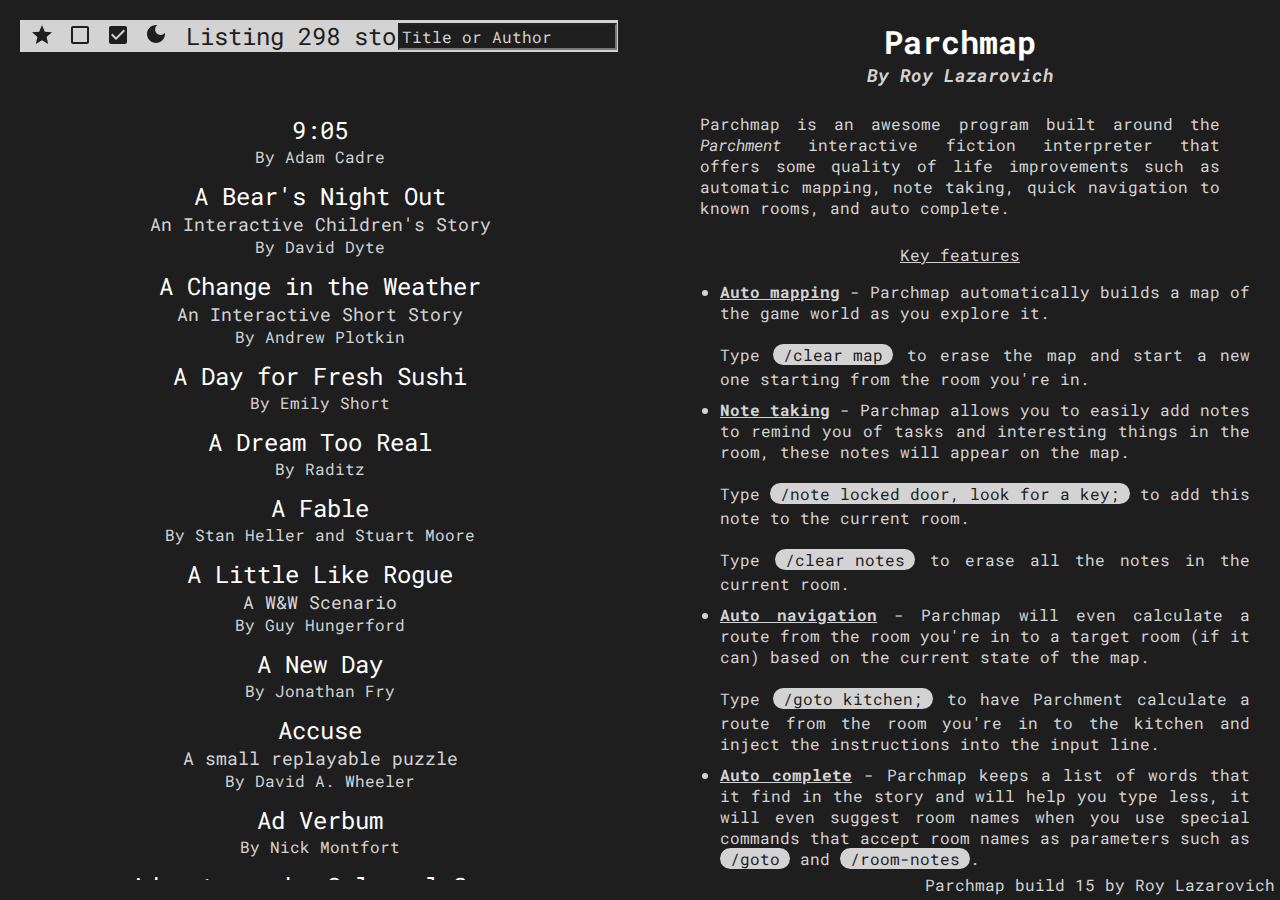
<file: index.html>
<!DOCTYPE html>
<html>

    <head>
        
        <title>Parchmap - Interactive Fiction</title>

        <meta charset="utf-8">
        <meta name="description" content="Parchmap is a free program that allows you to play interactive fiction stories, also known as text adventure games, and offers some quality of life improvements such as automatic mapping, note taking, quick navigation, and auto complete.">
        <meta name="keywords" content="interactive, fiction, parchmap, parchment, zork, play, free, map, automap, navigation, autocomplete, notes, easy">
        <meta name="viewport" content="width=device-width,user-scalable=no">

        <meta property="og:description" content="Parchmap is a free program that allows you to play interactive fiction stories, also known as text adventure games, and offers some quality of life improvements such as automatic mapping, note taking, quick navigation, and auto complete.">
        <meta property="og:title" content="Parchmap - interactive fiction">
        <meta property="og:url" content="http://parchmap.atspace.cc">
        <meta property="og:image" content="http://parchmap.atspace.cc/img/favicon.png">
        <meta property="og:type" content="website">

        <link rel="stylesheet" href="css/parchment.css">
		<link rel="stylesheet" href="css/Parchmap.css">

        <link rel="shortcut icon" href="img/favicon.ico" type="image/x-icon" />
        <link rel="apple-touch-icon" href="img/apple-touch-icon.png" />
        <link rel="apple-touch-icon" sizes="57x57" href="img/apple-touch-icon-57x57.png" />
        <link rel="apple-touch-icon" sizes="72x72" href="img/apple-touch-icon-72x72.png" />
        <link rel="apple-touch-icon" sizes="76x76" href="img/apple-touch-icon-76x76.png" />
        <link rel="apple-touch-icon" sizes="114x114" href="img/apple-touch-icon-114x114.png" />
        <link rel="apple-touch-icon" sizes="120x120" href="img/apple-touch-icon-120x120.png" />
        <link rel="apple-touch-icon" sizes="144x144" href="img/apple-touch-icon-144x144.png" />
        <link rel="apple-touch-icon" sizes="152x152" href="img/apple-touch-icon-152x152.png" />
        <link rel="apple-touch-icon" sizes="180x180" href="img/apple-touch-icon-180x180.png" />

        <script src="lib/jquery.min.js"></script>
        <script src="lib/jquery.slimscroll.min.js"></script>
        <script src="js/Global.js"></script>
        <script src="js/Consts.js"></script>
        <script src="js/Input.js"></script>
        <script src="js/Message.js"></script>
        <script src="js/GameList.js"></script>
        <script src="js/MainMenu.js"></script>

        <link rel="preconnect" href="https://fonts.googleapis.com">
		<link rel="preconnect" href="https://fonts.gstatic.com" crossorigin>
		<link href="https://fonts.googleapis.com/css2?family=Roboto+Mono:wght@200&display=swap" rel="stylesheet">

    </head>

    <body class="main-menu map-open">
        
        <!-- http://iplayif.com/lib/ -->
        <!-- http://parchment.toolness.com/if-archive/games/zcode/ -->
        <!-- https://ifarchive.org/indexes/if-archiveXgamesXzcode.html -->
        <!-- https://iplayif.com/tools/zcode2js.html -->
        <!-- &vm=zvm -->

        <div id="windowport" class="oldschool" data-simplebar>

            <div class="status TextGrid">

                <div id="toolbar">
                    <div id="filter-options">
                        <div class="icon icon-fav-on" data-filter="fav" title="Show only starred"></div>
                        <div class="icon icon-done-off" data-filter="done-off" title="Show only unfinished"></div>
                        <div class="icon icon-done-on" data-filter="done-on" title="Show only finished"></div>
                    </div>
                    <!-- <div id="import" class="icon icon-import" title="Import your own story"></div> -->
                    <div id="toggle-theme" class="icon icon-theme" title="Toggle dark\light theme"></div>
                </div>
                
                <tt class="zvm-fg-2" id="listing-stories">
                    Select a story
                </tt>

                <div>
                    <input type="text" id="filter" placeholder="Title or Author">
                </div>

            </div>

            <br>

            <div id="games-list">

            </div>

            <div id="show-all" data-filter="all">

                The story list has been filtered, <u>show all stories</u>

            </div>

        </div>

        <div id="map" data-simplebar>

            <h1>Parchmap</h1>
            <h2>By Roy Lazarovich</h2>

            <p>
                Parchmap is an awesome program built around the <i>Parchment</i> interactive fiction interpreter that offers some quality of life improvements such as automatic mapping, note taking, quick navigation to known rooms, and auto complete.
            </p>

            <u>
                Key features
            </u>

            <ul>
                <li>
                    <strong>Auto mapping</strong> - Parchmap automatically builds a map of the game world as you explore it.

                    <br><br>
                    Type <span class="code">/clear map</span> to erase the map and start a new one starting from the room you're in.
                </li>
                <li>
                    <strong>Note taking</strong> - Parchmap allows you to easily add notes to remind you of tasks and interesting things in the room, these notes will appear on the map.

                    <br><br>
                    Type <span class="code">/note locked door, look for a key;</span> to add this note to the current room.
                    <br><br>
                    Type <span class="code">/clear notes</span> to erase all the notes in the current room.
                </li>
                <li>
                    <strong>Auto navigation</strong> - Parchmap will even calculate a route from the room you're in to a target room (if it can) based on the current state of the map.

                    <br><br>
                    Type <span class="code">/goto kitchen;</span> to have Parchment calculate a route from the room you're in to the kitchen and inject the instructions into the input line.
                </li>
                <li>
                    <strong>Auto complete</strong> - Parchmap keeps a list of words that it find in the story and will help you type less, it will even suggest room names when you use special commands that accept room names as parameters such as <span class="code">/goto</span> and <span class="code">/room-notes</span>.
                </li>
            </ul>
            
            <p>
                To the left, on the computer screen, you can find a huge list of supported interactive fiction stories, click any of them to start playing.
            </p>

            <footer></footer>

        </div>

        <div id="message" class="crt">

			<h2></h2>

			<div></div>

			<span id="close" title="Close message">x</span>

		</div>

    </body>

</html>
</file>
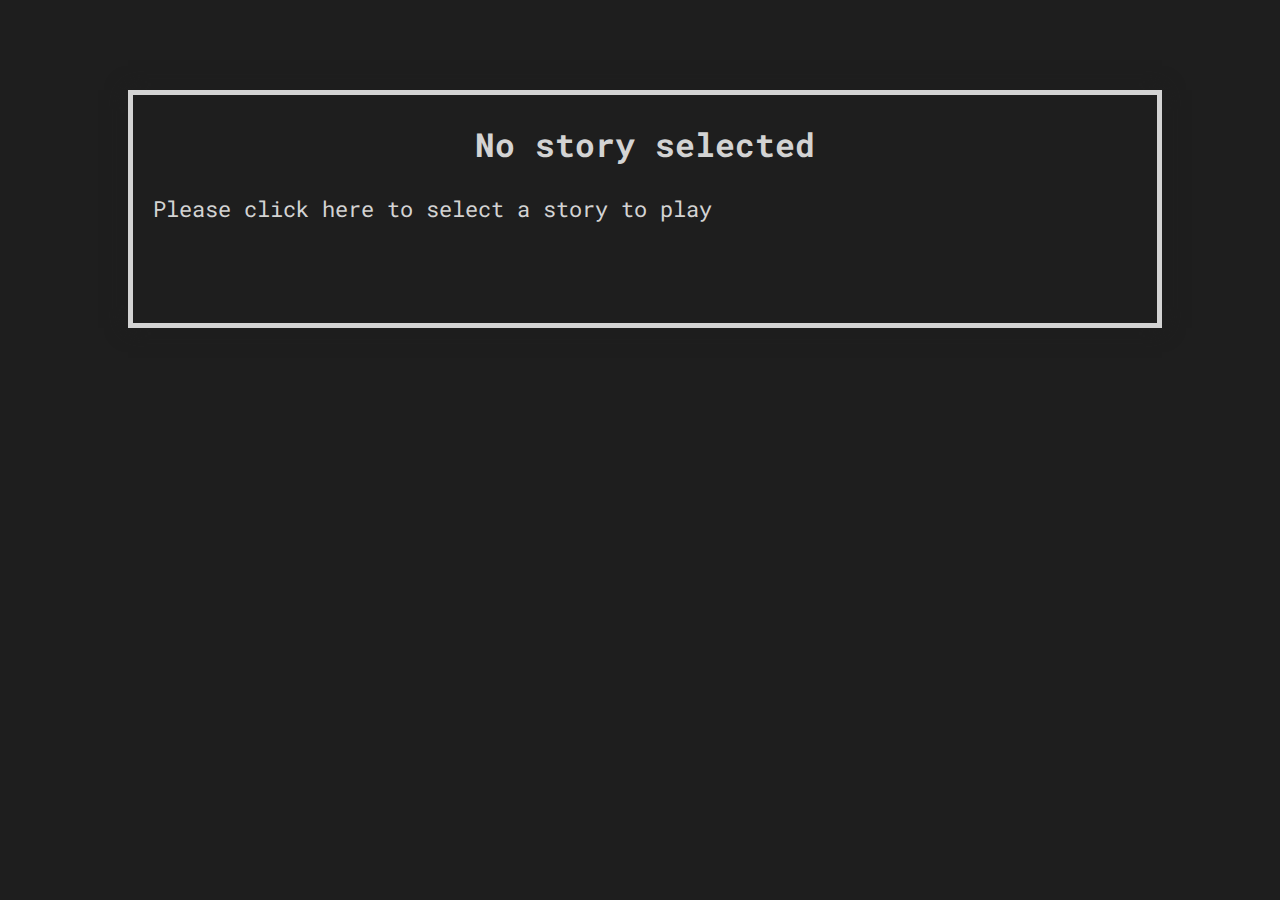
<file: play.html>
<!DOCTYPE html>
<html>

	<head>

		<title>Parchmap - Interactive Fiction</title>

		<meta charset="utf-8">
		<meta name="description" content="Parchmap is a free program that allows you to play interactive fiction stories, also known as text adventure games, and offers some quality of life improvements such as automatic mapping, note taking, quick navigation, and auto complete.">
		<meta name="keywords" content="interactive, fiction, parchmap, parchment, zork, play, free, map, automap, navigation, autocomplete, notes, easy">
		<meta name="viewport" content="width=device-width,user-scalable=no">

        <meta property="og:description" content="Parchmap is a free program that allows you to play interactive fiction stories, also known as text adventure games, and offers some quality of life improvements such as automatic mapping, note taking, quick navigation, and auto complete.">
        <meta property="og:title" content="Parchmap - interactive fiction">
        <meta property="og:url" content="http://parchmap.atspace.cc">
        <meta property="og:image" content="http://parchmap.atspace.cc/img/favicon.png">
        <meta property="og:type" content="website">

		<link rel="stylesheet" href="css/parchment.css">
		<link rel="stylesheet" href="css/Parchmap.css">
		
        <link rel="shortcut icon" href="img/favicon.ico" type="image/x-icon" />
        <link rel="apple-touch-icon" href="img/apple-touch-icon.png" />
        <link rel="apple-touch-icon" sizes="57x57" href="img/apple-touch-icon-57x57.png" />
        <link rel="apple-touch-icon" sizes="72x72" href="img/apple-touch-icon-72x72.png" />
        <link rel="apple-touch-icon" sizes="76x76" href="img/apple-touch-icon-76x76.png" />
        <link rel="apple-touch-icon" sizes="114x114" href="img/apple-touch-icon-114x114.png" />
        <link rel="apple-touch-icon" sizes="120x120" href="img/apple-touch-icon-120x120.png" />
        <link rel="apple-touch-icon" sizes="144x144" href="img/apple-touch-icon-144x144.png" />
        <link rel="apple-touch-icon" sizes="152x152" href="img/apple-touch-icon-152x152.png" />
        <link rel="apple-touch-icon" sizes="180x180" href="img/apple-touch-icon-180x180.png" />
		
		<script src="js/Global.js"></script>
		<script src="js/Consts.js"></script>

		<script src="lib/jquery.min.js"></script>
		<script src="lib/main.js"></script>
		<script src="lib/ie.js" nomodule></script>
    	<script src="lib/resourcemap.js"></script> 

		<script src="js/Input.js"></script>
		<script src="js/GameList.js"></script>
		<script src="js/Map.js"></script>
		<script src="js/Directions.js"></script>
		<script src="js/Message.js"></script>
		<script src="js/Navigator.js"></script>
		<script src="js/Autocomplete.js"></script>
		<script src="js/Parchmap.js"></script>

		<link rel="preconnect" href="https://fonts.googleapis.com">
		<link rel="preconnect" href="https://fonts.gstatic.com" crossorigin>
		<link href="https://fonts.googleapis.com/css2?family=Roboto+Mono:wght@200&display=swap" rel="stylesheet">
		
	</head>

	<body>
		
		<!-- http://iplayif.com/lib/ -->
		<!-- http://parchment.toolness.com/if-archive/games/zcode/ -->
		<!-- https://ifarchive.org/indexes/if-archiveXgamesXzcode.html -->
		<!-- https://iplayif.com/tools/zcode2js.html -->
		<!-- &vm=zvm -->

		<div id="windowport">
            <noscript>
                <p>You'll need to turn on Javascript in your web browser to play this game.</p>
            </noscript>
        </div>

        <div id="loadingpane">
			<div>
				Loading...
			</div>
        </div>

        <div id="errorpane" style="display:none;"><div id="errorcontent">...</div></div> 

		<div id="exits"></div>

		<div id="parchment"></div>

		<div id="current-room-notes" class="icon"></div>

		<div id="autocomplete"></div>

		<div id="message" class="crt">

			<h2></h2>

			<div></div>

			<span id="close" title="Close message">x</span>

			<footer>Type any letter to close this message.</footer>

		</div>

		<div id="map" data-simplebar>

			<h1></h1>
			<h2></h2>
			<h3></h3>

			<div id="rooms"></div>

			<div id="rooms-list" data-simplebar>

				<strong>Known rooms</strong>

				<div id="container"></div>

			</div>

			<footer></footer>

		</div>

		<div id="control-panel">

			<button class="inject" data-inject="save" title="Save the game state">
				Save
			</button>

			<button class="inject" data-inject="restore" title="Restore a previously saved state">
				Restore
			</button>

			<button title="Import\Export saved game and map data" id="import-export">
				Import\Export
			</button>

			<button id="toggle-map-anim" class="toggle-button on hide-first" title="Toggle the map's cartoony drawing effect">
				<div class="button-state"></div>
				Map Animations
			</button>

			<button id="toggle-show-info" class="toggle-button on hide-first" title="Toggle whether the help screen comes up when starting a new game">
				<div class="button-state"></div>
				Show help at start
			</button>

			<button id="toggle-map-2way" class="toggle-button on hide-first" title="Toggle whether a room will be connected back to the room it was accessed from in the opposite direction">
				<div class="button-state"></div>
				Assume opposite room connection
			</button>

		</div>

	</body>

</html>
</file>
<file: css/parchment.css>
:root{--glkote-mono-family:"Source Code Pro",Monaco,Courier,monospace;--glkote-prop-family:"Lora",Georgia,serif;--glkote-buffer-bg:#fff;--glkote-buffer-fg:#222;--glkote-buffer-reverse-bg:#222;--glkote-buffer-reverse-fg:#ddd;--glkote-grid-bg:#fff;--glkote-grid-fg:#222;--glkote-grid-reverse-bg:#222;--glkote-grid-reverse-fg:#ddd}#windowport{width:100%;height:100%}#errorpane{position:absolute;top:0;width:100%;background:#ffa0a0;border-bottom:3px solid #ff4040}#errorpane.WarningPane{background:#b0b0ff;border-bottom:3px solid #6060ff}#errorpane:hover{background:rgba(255,160,160,.5);border-bottom:3px solid rgba(255,64,64,.3)}#errorpane.WarningPane:hover{background:rgba(176,176,255,.5);border-bottom:3px solid rgba(96,96,255,.3)}#errorcontent{font-size:1.1em;padding:1em;text-align:center}#loadingpane{position:absolute;width:100%;text-align:center;top:20%}.WindowFrame{position:absolute;margin:0;background:var(--glkote-buffer-bg)}.BufferWindow{color:var(--glkote-buffer-fg);overflow:scroll;overflow-x:hidden;font-family:var(--glkote-prop-family);font-size:15px;line-height:1.4;padding:6px 10px 6px 10px}.BufferWindow .reverse{background:var(--glkote-buffer-reverse-bg);color:var(--glkote-buffer-reverse-fg)}.BufferLine{white-space:pre-wrap}.GridWindow{background:var(--glkote-grid-bg);color:var(--glkote-grid-fg);overflow:hidden;font-family:var(--glkote-mono-family);font-size:14px;padding:6px 10px 6px 10px}.GridWindow.reverse{background:var(--glkote-grid-reverse-bg)}.GridWindow .reverse{background:var(--glkote-grid-reverse-bg);color:var(--glkote-grid-reverse-fg)}.GridLine{white-space:pre}.InvisibleCursor{position:relative}.MorePrompt{font-weight:700;position:absolute;background:#603010;color:#ffc;opacity:.5;padding:2px 6px;-webkit-border-radius:4px;-moz-border-radius:4px}.PreviousMark{position:absolute;background:#b09888;height:2px;width:12px;top:0;right:0}.Input{border:none;margin:0;padding:0;outline-width:0;outline-style:none;background:0 0;font-weight:700}.BufferWindow .Input{font-family:var(--glkote-prop-family);font-size:15px}.GridWindow .Input{font-family:var(--glkote-mono-family);font-size:14px}.ImageMarginLeft{float:left;margin-right:.5em}.ImageMarginRight{float:right;margin-left:.5em}.ImageInlineDown{vertical-align:text-top}.ImageInlineUp{vertical-align:text-bottom}.ImageInlineCenter{vertical-align:middle}.FlowBreak{clear:both}.GraphicsWindow canvas{display:block;background-color:var(--glkote-buffer-bg)}span.Style_emphasized{font-style:italic}span.Style_preformatted{font-family:var(--glkote-mono-family)}span.Style_header{font-weight:700}.BufferWindow span.Style_header{font-size:17px}span.Style_subheader{font-weight:700}span.Style_alert{font-weight:700}span.Style_note{font-style:italic}span.Style_blockquote{background:#fff0c0}span.Style_input{font-weight:700;color:#300000}#dialog_screen{position:absolute;width:100%;height:100%;background:grey;opacity:.5}#dialog_frame{position:absolute;width:100%;height:100%}#dialog{position:relative;width:400px;margin-left:auto;margin-right:auto;margin-top:100px;background:#fff;border:4px solid #aaa;-webkit-box-shadow:1px 1px 15px #222;-moz-box-shadow:1px 1px 15px #222;-webkit-border-radius:10px;-moz-border-radius:10px}#dialog .DiaCaption{margin:16px}#dialog .DiaWarning{margin:16px;font-size:14px;font-style:italic}#dialog .DiaInput{margin:16px}#dialog input{width:100%}#dialog .DiaBody{margin:16px;clear:both}#dialog select{width:100%}#dialog button{margin-left:8px}#dialog .DiaButtons{margin:16px;text-align:right}#dialog .DiaButtonsFloat{margin-left:16px;margin-right:16px;float:right}#dialog .DiaDisplayText{font-family:inherit;height:200px;padding:4px 8px;overflow:scroll;overflow-x:hidden;font-size:14px;white-space:pre-wrap;background:#fed}
</file>
<file: css/Parchmap.css>
body
{
	font-family: 'Roboto Mono', monospace !important;
	position: fixed;
	top: 0;
	left: 0;
	width: 100%;
	height: 100%;
	margin: 0px;
	-ms-overflow-style: none;
  	scrollbar-width: none;
	background-color: #1E1E1E;
}

body.light
{
	background-color: lightgray;
	color: #1E1E1E;
}

button
{
	font-family: 'Roboto Mono', monospace !important;
}

#exits
{
	color: lightgray;
	font-size: 12px;
}

body.map-open #exits {
	display: none;
}

body.light #exits
{
	color: #1E1E1E;
}

#exits .exit
{
	cursor: pointer;
	opacity: 0;

	transition: opacity 0.1s;
}

#exits .exit.shown
{
	opacity: 1;
}

#exits .dir-name
{
	color: #1E1E1E;
	background-color: lightgray;
	padding: 0px 5px;
	border-radius: 20px;
	text-transform: uppercase;
	font-weight: bold;
}

body.light #exits .dir-name
{
	color: lightgray;
	background-color: #1E1E1E
}

#exits .room-notes
{
	margin-left: 5px;
	height: 15px;
	position: relative;
	top: 3px;
	background-image: url(../img/icon-note-light.svg);
}

#current-room-notes
{
	display: none;
	position: fixed;
	top: 20px;
	right: 20px;
	z-index: 2;
	background-image: url(../img/icon-note-light.svg);
	cursor: pointer;
}

body.light #exits .room-notes, body.light #current-room-notes
{
	background-image: url(../img/icon-note-dark.svg);
}

#exits .room-name
{
	margin-left: 5px;
}

#exits .row
{
	white-space: nowrap;
	text-align: center;
}

#exits .row > div
{
	display: inline-block;
	vertical-align: top;
}

#exits .row.horizontal
{
	position: fixed;
	left: 0;
	width: 100vw;
	height: 20px;
}

#exits .row.horizontal.top
{
	top: 0;
}

#exits .row.horizontal.bottom
{
	bottom: 0;
}

#exits .row.horizontal > div
{
	width: 33vw;
	height: 100vh;
}

#exits .row.vertical
{
	
    position: fixed;
    top: 100%;
}

#exits .row.vertical.left
{
	transform: rotate(-90deg);
	transform-origin: 0 0;
	left: 0;
}

#exits .row.vertical.right
{
	transform: rotate(90deg);
	transform-origin: 100% 0;
	right: 0;
}

#exits .row.vertical > div
{
	display: inline-block;
	vertical-align: top;
	text-align: center;
	width: 33vh;
}

tt, input
{
	font-family: 'Roboto Mono', monospace;
}

body::-webkit-scrollbar
{
	display: none;
}

::selection
{
	color: #1E1E1E;
	background: lightgray;
}

body.light ::selection
{
	color: lightgray;
	background: #1E1E1E;
}

::-moz-selection
{
	color: #1E1E1E;
	background: lightgray;
}

body.light ::-moz-selection
{
	color: lightgray;
	background: #1E1E1E;
}

#map ::selection
{
	color: lightgray;
}

body.light #map ::selection
{
	color: #1E1E1E;
}

#map ::-moz-selection
{
	color: lightgray;
}

body.light #map ::-moz-selection
{
	color: #1E1E1E;
}

#parchment, #windowport
{
	font-family: 'Roboto Mono', monospace;
	
    position: fixed;
	top: 20px;
	left: 20px;
	width: calc(100vw - 40px) !important;
	height: calc(100vh - 40px) !important;

    font-size: 24px;

    overflow-y: auto;
    overflow-x: hidden;

	transition: width 0.3s;
}

body.map-open #parchment, body.map-open #windowport 
{
	width: calc(50vw - 40px) !important;
}

#map
{
	position: fixed;
	top: 0px;
	left: 100%;
	width: 50%;
	height: 100%;
	z-index: 4;

	/* display: none; */

	text-align: center;

	color: lightgray;
	background-color: #1E1E1E;
	background-size: 20px 20px, 20px 20px;
	background-position: -1px -1px, -1px -1px;

	padding: 0px 10px;
    box-sizing: border-box;

	transition: all 0.3s;
}

body.map-open #map
{
	left: 50%;
}

body.light #map
{
	color: #1E1E1E;
	background-color: lightgray;
}

#parchment
{
	opacity: 0;
}

#windowport .BufferWindow, .Style_normal, .Style_subheader, .Input.LineInput
{
	background-color: #1E1E1E;
	color: lightgray;
	font-family: 'Roboto Mono', monospace !important;
	font-size: 20px;
}

body.light #windowport .BufferWindow, body.light .Style_normal, body.light .Style_subheader, body.light .Input.LineInput
{
	background-color: lightgray;
	color: #1E1E1E;
}

.Style_subheader, .Style_input
{
	color: white !important;
}

body.light .Style_subheader, body.light .Style_input
{
	color: black !important;
}

.Style_input
{
	color: #1E1E1E !important;
    background-color: lightgray;
	margin-bottom: 10px;
    display: inline-block;
    padding: 0px 10px;
    margin-left: -10px;
}

body.light .Style_input
{
	color: lightgray !important;
    background-color: #1E1E1E;
}

#windowport .GridWindow 
{
	background-color: #1E1E1E;
	padding: 0px;
	inset: 0px 0px 0px !important;
}

body.light #windowport .GridWindow 
{
	background-color: lightgray;
}

.Style_normal.reverse, .Style_preformatted.reverse
{
	background-color: lightgray !important;
	color: #1E1E1E !important;
	font-weight: bold;
}

body.light .Style_normal.reverse, body.light .Style_preformatted.reverse
{
	background-color: #1E1E1E !important;
	color: lightgray !important;
}

#windowport
{
	background-color: #1E1E1E;
	z-index: 2;
}

body.light #windowport
{
	background-color: lightgray;
}

#windowport .simplebar-scrollbar:before, #message .simplebar-scrollbar:before
{
	background-color: lightgray;
}

body.light #windowport .simplebar-scrollbar:before, body.light #message .simplebar-scrollbar:before
{
	background-color: #1E1E1E;
}

#autocomplete
{
	display: none;
	position: fixed;
    bottom: 0;
    left: 0;
    width: 100% !important;
	z-index: 3;
    color: lightgray;
	box-sizing: border-box;

	margin-bottom: 20px;

	padding-right: 50px;
	padding-bottom: 10px;
}

body.light #autocomplete
{
	color: #1E1E1E;
}

#autocomplete > div
{
	float: right;
	cursor: pointer;
	margin-left: 10px;
}

#autocomplete > div:hover
{
	background-color: lightgray;
	color: #1E1E1E;
}

body.light #autocomplete > div:hover
{
	background-color: #1E1E1E;
	color: lightgray;
}

.code
{
	background-color: lightgray;
	color: #1E1E1E;
	padding: 0px 10px;
	border-radius: 20px;
	white-space: nowrap;
	margin-bottom: 3px;
	display: inline-block;
}

body.light .code
{
	background-color: #1E1E1E;
	color: lightgray;
}

#map ul
{
	margin-left: 30px;
}

ul strong
{
	text-decoration: underline;
}

li
{
	text-align: justify;
	margin-bottom: 10px;
	padding-right: 20px;
}

.main-menu #windowport.oldschool tt
{
	width: 100% !important;
	display: block;
}

.zvm-fg-2
{
	background-color: lightgray;
	color: #1E1E1E;
}

body.light .zvm-fg-2
{
	background-color: #1E1E1E;
	color: lightgray;
}

.main-menu #windowport
{
	text-align: center;
	white-space: initial;
}

#windowport #games-list
{
	padding: 30px 0px;
}

#windowport .game
{
	position: relative;
	cursor: pointer;
	margin: 0 auto;
	margin-bottom: 10px;
}

#windowport .game.filtered
{
	display: none;
}

#windowport .game a
{
	color: lightgray;
	display: inline-block;
	padding: 0px 20px;
	text-decoration: none;
}

body.light #windowport .game a
{
	color: #1E1E1E;
}

.icon
{
	background-repeat: no-repeat;
	width: 30px;
	height: 30px;
}

#toolbar
{
	position: absolute;
	top: 2px;
	left: 10px;
}

#toolbar > *
{
	display: inline-block;
	vertical-align: top;
}

#toolbar img
{
	cursor: pointer;
}

.word
{
	display: inline-block;
}

.word:hover
{
	background-color: lightgray;
	color: #1E1E1E;
	cursor: pointer;
}

body.light .word:hover
{
	background-color: #1E1E1E;
	color: lightgray;
}

#windowport .game .icon
{
	display: none;
	position: absolute;
	top: 10px;
}

#windowport .game:hover .icon, #windowport .game .icon.on
{
	display: block;
}

#windowport .game .fav
{
	background-image: url(../img/icon-fav-off-light.svg);
	left: 20px;
}

body.light #windowport .game .fav
{
	background-image: url(../img/icon-fav-off-dark.svg);
	left: 20px;
}

#windowport .game .fav.on
{
	background-image: url(../img/icon-fav-on-light.svg);
}

body.light #windowport .game .fav.on
{
	background-image: url(../img/icon-fav-on-dark.svg);
}

#windowport .game .done
{
	background-image: url(../img/icon-done-off-light.svg);
	right: 20px;
}

body.light #windowport .game .done
{
	background-image: url(../img/icon-done-off-dark.svg);
}

#windowport .game .done.on
{
	background-image: url(../img/icon-done-on-light.svg);
}

body.light #windowport .game .done.on
{
	background-image: url(../img/icon-done-on-dark.svg);
}

#windowport #filter
{
	font-size: 16px;
	position: absolute;
	top: 3px;
	right: 3px;
	background-color: #1E1E1E;
	color: lightgray;
	outline: none;
}

body.light #windowport #filter
{
	background-color: lightgray;
	color: #1E1E1E;
}

#windowport .TextGrid
{
	top: 50px;
}

#windowport #filter::placeholder 
{
	color: lightgray;
}

body.light #windowport #filter::placeholder 
{
	color: #1E1E1E;
}

#windowport .game .subtitle, .main-menu #windowport h2
{
	color: lightgray;
}

#windowport .game .title
{
	color: white;
}

body.light #windowport .game .subtitle, body.light .main-menu #windowport h2
{
	color: #1E1E1E;
}

body.light #windowport .game .title
{
	color: black;
}

#windowport .game .title > *
{
	display: inline-block;
	vertical-align: top;
}

#windowport .game:hover *
{
	color: black !important;
}

body.light #windowport .game:hover *
{
	color: white !important;
}

#windowport .game .title img
{
	position: relative;
	top: 3px;
	left: 10px;
}

#windowport .game .subtitle
{
	font-size: 18px;
}

#windowport .game .author
{
	color: lightgray;
	font-size: 16px;
}

body.light #windowport .game .author
{
	color: #1E1E1E;
}

#windowport .game:hover a
{
	color: #1E1E1E;
	background-color: lightgray;
}

body.light #windowport .game:hover a
{
	color: lightgray;
	background-color: black;
}

#dont-show, #do-show
{
	float: right;
}

#errorpane
{
	display: none;
}

span.Style_input
{
	color: lightgray;
}

body.light span.Style_input
{
	color: #1E1E1E;
}

.main-menu #map
{
	overflow-y: auto;
}

#map h1
{
	margin-top: 20px;
	margin-bottom: 0px;
	font-weight: bold;
	color: white;
}

body.light #map h1
{
	color: black;
}

#map footer
{
	position: absolute;
	bottom: 5px;
	right: 5px;
}

#map #rooms
{
	margin-top: 30px;
}

#map #rooms-list
{
	margin-top: 20px;
	height: 15vh;
    overflow-y: auto;
	text-align: left;
	margin-bottom: 30px;
}

#map #rooms-list #container > div
{
	display: inline-block;
	padding: 2px 10px;
	margin-right: 5px;
	margin-bottom: 5px;
	border: 1px solid black;
	border-radius: 50px;
	cursor: pointer;
}

body.light #map #rooms-list #container > div
{
	border: 1px solid white;
}

#map #rooms-list #container > div:hover
{
	border: 1px solid lightgray;
}

body.light #map #rooms-list #container > div:hover
{
	border: 1px solid #1E1E1E;;
}

#map #rooms-list #container > div.here
{
	background-color: lightgray;
	color: #1E1E1E;
	font-weight: bold;
}

body.light #map #rooms-list #container > div.here
{
	background-color: #1E1E1E;
	color: lightgray;
}

#map #rooms-list #container > div *
{
	display: inline-block;
	vertical-align: top;
	margin-right: 3px;
}

#map #rooms-list #container > div .name
{
	margin-left: 5px;
}

#map #rooms-list #container img
{
	height: 15px;
	margin-left: -5px;
}

#map #rooms-list strong
{
	display: block;
	text-decoration: underline;
	margin-left: 10px;
	margin-bottom: 5px;
}

#map .room
{
	position: relative;
	border: 1px solid lightgray;
	display: inline-block;
	padding: 40px 10px;
	box-sizing: border-box;
	margin: 5px;
	width: 25%;
	height: 12vh;
	vertical-align: middle;
	
	opacity: 0;
	pointer-events: none;
}

body.light #map .room
{
	border: 1px solid #1E1E1E;
}

#map .room:hover
{
	font-weight: bold;
	border-color: white;
}

body.light #map .room:hover
{
	border-color: black;
}

.icon
{
	width: 24px;
	height: 24px;
	background-size: contain;
    display: inline-block;
	background-position: center;
}

#toolbar .icon
{
	cursor: pointer;
}

#rooms-list .icon-eye
{
	background-image: url(../img/icon-eye-light.svg);
}

body.light #rooms-list .icon-eye
{
	background-image: url(../img/icon-eye-dark.svg);
}

#rooms-list .here .icon-eye
{
	background-image: url(../img/icon-eye-dark.svg);
}

body.light #rooms-list .here .icon-eye
{
	background-image: url(../img/icon-eye-light.svg);
}

#rooms-list .icon-go-to-room
{
	background-image: url(../img/icon-go-to-room-light.svg);
}

body.light #rooms-list .icon-go-to-room
{
	background-image: url(../img/icon-go-to-room-dark.svg);
}

#rooms-list .icon-remove-room
{
	background-image: url(../img/icon-trash-light.svg);
}

body.light #rooms-list .icon-remove-room
{
	background-image: url(../img/icon-trash-dark.svg);
}

#rooms-list .here .icon-go-to-room
{
	background-image: url(../img/icon-go-to-room-dark.svg);
}

body.light #rooms-list .here .icon-go-to-room
{
	background-image: url(../img/icon-go-to-room-light.svg);
}

#rooms-list .icon-note
{
	background-image: url(../img/icon-note-light.svg);
}

body.light #rooms-list .icon-note
{
	background-image: url(../img/icon-note-dark.svg);
}

#rooms-list .here .icon-note
{
	background-image: url(../img/icon-note-dark.svg);
}

body.light #rooms-list .here .icon-note
{
	background-image: url(../img/icon-note-light.svg);
}

.icon-theme
{
	background-image: url(../img/icon-theme-dark.svg);
}

body.light .icon-theme
{
	background-image: url(../img/icon-theme-light.svg);
}

.icon-import
{
	background-image: url(../img/icon-import-dark.svg);
}

body.light .icon-import
{
	background-image: url(../img/icon-import-light.svg);
}

.icon-done-on
{
	background-image: url(../img/icon-done-on-dark.svg);
}

body.light .icon-done-on
{
	background-image: url(../img/icon-done-on-light.svg);
}

.icon-done-off
{
	background-image: url(../img/icon-done-off-dark.svg);
}

body.light .icon-done-off
{
	background-image: url(../img/icon-done-off-light.svg);
}

.icon-fav-on
{
	background-image: url(../img/icon-fav-on-dark.svg);
}

body.light .icon-fav-on
{
	background-image: url(../img/icon-fav-on-light.svg);
}

#map .room.shown
{
	pointer-events: all;
	cursor: pointer;
	opacity: 1;
}

#map .room.dir-here
{
	border: 1px solid white;
	font-weight: bold;
	color: white;
}

body.light #map .room.dir-here
{
	border: 1px solid black;
	color: black;
}

#map .room .dir 
{
	position: absolute;
	top: 0px;
	left: 5px;
}

#map .room .here
{
	position: absolute;
	top: 5px;
	right: 5px;
	display: none;
}

#map .room .back-to-room
{
	position: absolute;
	top: 5px;
	left: 5px;
	display: none;
	background-image: url(../img/icon-back-to-room-light.svg);
}

body.light #map .room .back-to-room
{
	background-image: url(../img/icon-back-to-room-dark.svg);
}

#map .room .go-to-room
{
	position: absolute;
	top: 5px;
	right: 5px;
	display: none;
	background-image: url(../img/icon-go-to-room-light.svg);
}

body.light #map .room .go-to-room
{
	background-image: url(../img/icon-go-to-room-dark.svg);
}

#map .room.here
{
	color: #1E1E1E;
	background-color: lightgray;
	font-weight: bold;
}

body.light #map .room.here
{
	color: lightgray;
	background-color: #1E1E1E;
}

#map .room.here .here
{
	display: block;
	background-image: url(../img/icon-me-dark.svg);
}

body.light #map .room.here .here
{
	background-image: url(../img/icon-me-light.svg);
}

#map .room .note
{
	position: absolute;
	bottom: 5px;
	right: 5px;
}

#map .room .all-notes
{
	position: absolute;
	bottom: 5px;
	left: 5px;
	background-image: url(../img/icon-note-light.svg);
}

body.light #map .room .all-notes
{
	background-image: url(../img/icon-note-dark.svg);
}

#map .room.here .all-notes
{
	background-image: url(../img/icon-note-dark.svg);
}

body.light #map .room.here .all-notes
{
	background-image: url(../img/icon-note-light.svg);
}

#map .room .remove-room
{
	position: absolute;
	top: calc(50% - 12px);
	right: 2px;
	display: none;
	background-image: url(../img/icon-delete-light.svg);
}

body.light #map .room .remove-room
{
	background-image: url(../img/icon-delete-dark.svg);
}

#map .room.here .remove-room
{
	background-image: url(../img/icon-delete-dark.svg);
}

body.light #map .room.here .remove-room
{
	background-image: url(../img/icon-delete-light.svg);
}

#map .room:hover .remove-room
{
	display: block;
}

#map h2, #map h3
{
	margin-top: 0px;
	margin-bottom: 0px;
}

#map h2
{
	font-style: italic;
	font-size: 18px;
}

#map h3
{
	margin-right: 20px;
	font-size: 16px;
	text-align: right;
}

#map p
{
	font-size: 16px;
	padding: 10px 50px;
	text-align: justify;
}

#message
{
	position: fixed;
	z-index: 5;
	top: -100%;
	left: 10%;
	width: 80%;
	max-height: 80%;
	text-align: left;
	font-size: 22px;

	background-color: #1E1E1E;
	color: lightgray;
	border: 5px solid lightgray;
	box-shadow: 0px 0px 20px #1E1E1E;

	transition: top 0.3s;
}

body.light #message
{
	background-color: lightgray;
	color: #1E1E1E;
	border: 5px solid #1E1E1E;
	box-shadow: 0px 0px 20px lightgray;
}

#message u
{
	color: white;
	text-decoration: none;
}

body.light #message u
{
	color: black;
}

#message a
{
	color: lightgray;
	text-decoration: none;
}

body.light #message a
{
	color: #1E1E1E;
}

#message a:hover
{
	color: #1E1E1E;;
	background-color: lightgray;
}

body.light #message a:hover
{
	color: black;
	background-color: #1E1E1E;
}

#message.show
{
	top: 10%;
}

#message > h2
{
	text-align: center;
}

#message > div
{
	max-height: 60vh;
	overflow-y: auto;
	padding: 0px 20px;

	margin-bottom: 100px;
}

#message #close
{
	position: absolute;
	top: 0px;
	right: 10px;
	font-size: 30px;
	cursor: pointer;
	color: lightgray;
}

body.light #message #close
{
	color: #1E1E1E;
}

#message #close:hover
{
	color: white;
}

body.light #message #close:hover
{
	color: black;
}

#message footer
{
	position: absolute;
	left: 20px;
	bottom: 10px;
}

#control-panel
{
	display: none;
	position: fixed;
	bottom: 10px;
	left: 60px;
	z-index: 3;
}

#control-panel button
{
	cursor: pointer;
	padding: 5px;
}

#control-panel button .button-state
{
	display: inline-block;
	position: relative;
	top: 1px;

	width: 10px;
	height: 10px;
	border-radius: 100px;
	border: 1px solid lightgray;
}

body.light #control-panel button .button-state
{
	border: 1px solid lightgray;
}

#control-panel button.on .button-state
{
	background-color: #1E1E1E;
}

#control-panel button.toggle-button
{
	border-radius: 20px;
}

#show-all
{
	cursor: pointer;
	color: white;
}

body.light #show-all
{
	color: black;
}

.watch-video
{
	position: absolute;
	top: 5px;
	left: 10px;
	text-align: center;
	padding: 10px;
	font-size: 15px;
	border-radius: 5px;
	background-image: url(../img/icon-video-light.svg);
	background-repeat: no-repeat;
	background-size: 80px;
	background-position: center top;
	
	padding-top: 72px;
}

.watch-video:hover
{
	background-image: url(../img/icon-video-dark.svg);
}

body.light .watch-video
{
	background-image: url(../img/icon-video-dark.svg);
}

body.light .watch-video:hover
{
	background-image: url(../img/icon-video-light.svg);
}

body.light .watch-video:hover > div
{
	color: lightgray !important;
}

input[type=file]
{
	font-size: 20px;
}

.MorePrompt
{
	background-color: lightgray;
	color: #1E1E1E;
}

body.light .MorePrompt
{
	background-color: #1E1E1E;
	color: lightgray;
}

#dialog_screen
{
	position: fixed;
	top: 0;
	left: 0;
	z-index: 10;
	background: rgba(0,0,0,0.6);
	opacity: 1;
}

body.light #dialog_screen
{
	background: rgba(255,255,255,0.6);
}

#dialog, button, #dialog input, #dialog select, textarea
{
    background-color: #1E1E1E;
	color: lightgray;
    border: 2px solid lightgray;
	border-radius: 0px;
	outline: none;
}

body.light #dialog, body.light button, body.light #dialog input, body.light #dialog select, body.light textarea
{
	background-color: lightgray;
	color: #1E1E1E;
    border: 2px solid #1E1E1E;
}

textarea
{
	width: 100%;
	height: 100px;
	overflow-x: hidden;
}

#dialog
{
	border-width: 4px;
}

button
{
	cursor: pointer;
	padding: 5px;
	color: lightgray;
	border: none !important;
}

body.light button
{
	color: #1E1E1E;
}

button:hover
{
	color: #1E1E1E;
	background-color: white;
}

body.light button:hover
{
	color: lightgray;
	background-color: black;
}

#dialog_frame
{
	position: fixed;
	z-index: 11;
}

#loadingpane
{
	position: fixed;
	top: 0;
	left: 0;
	width: 100%;
	height: 100%;
	z-index: 20;
	background-color: rgba(0,0,0,0.6);

	pointer-events: none;
}

body.light #loadingpane
{
	background-color: rgba(255,255,255,0.6);
}

#loadingpane > div
{
	margin-top: 40vh;
    border: 3px solid lightgray;
    padding: 5px 20px;
    display: inline-block;
    background-color: #1E1E1E;
    color: lightgray;
    text-align: center;
    font-size: 30px;
}

body.light #loadingpane > div
{
	border: 3px solid #1E1E1E;
    background-color: lightgray;
    color: #1E1E1E;
}

.large-button
{
	font-size: 30px;
	padding-left: 20px;
	padding-right: 20px;
}

::-webkit-scrollbar 
{
	width: 10px;
}

::-webkit-scrollbar-track 
{
	background: transparent;
}

::-webkit-scrollbar-thumb 
{
	background: transparent;
	border-radius: 20px;
}

body.main-menu ::-webkit-scrollbar-thumb 
{
	background: #333;
}

::-webkit-scrollbar-thumb:hover 
{
	background: #555 !important;
}

@media only screen and (max-width: 850px) {

	#message
	{
		font-size: 90%;
	}

	#map
	{
		position: fixed;
		font-size: 70%;
		left: 100%;
	}

	body.map-open #map
	{
		width: 100% !important;
		left: 0% !important;
	}

	body.main-menu.map-open #parchment, body.main-menu.map-open #windowport	
	{
		width: calc(100vw - 40px) !important;
	}

	body.map-open #parchment, body.map-open #windowport 
	{
		width: calc(100vw - 40px) !important;
	}

	.main-menu #map 
	{
		display: none;
	}

	#map #rooms-list #container > div .name
	{
		line-height: 23px;
	}

	#map #rooms-list #container > div .icon
	{
		width: 20px;
		height: 20px;
		margin-top: 2px;
	}

	#listing-stories
	{
		color: transparent;
	}

	.watch-video
	{
		zoom: 0.6;
	}
	
}

/*
@media only screen and (max-width: 1400px) {

	.hide-first
	{
		display: none;
	}

}

@media only screen and (max-width: 1023px) {

	#windowport
	{
		font-size: 12px;
		max-height: 30vh;
	}

	#windowport .BufferWindow, .Style_normal, .Style_subheader, .Input.LineInput
	{
		font-size: 14px;
	}

	#message > div
	{
		font-size: 14px;
	}

	#windowport, #map
	{
		position: relative;
		width: 100% !important;
		border: none;
		top: 0;
		left: 0;
	}

	#map
	{
		overflow-y: auto;
		max-height: 70vh;
		font-size: 12px;
	}

	#map .room
	{
		height: 8vh;
	}

	#control-panel, #filter, #toolbar, #autocomplete, #message footer, #map h2, #map h3
	{
		display: none;
	}

	#map h1
	{
		font-size: 14px;
	}

	#map p
	{
		padding: 0px 10px;
	}

	#map ul
	{
		margin: 0;
	}
}
*/
</file>
